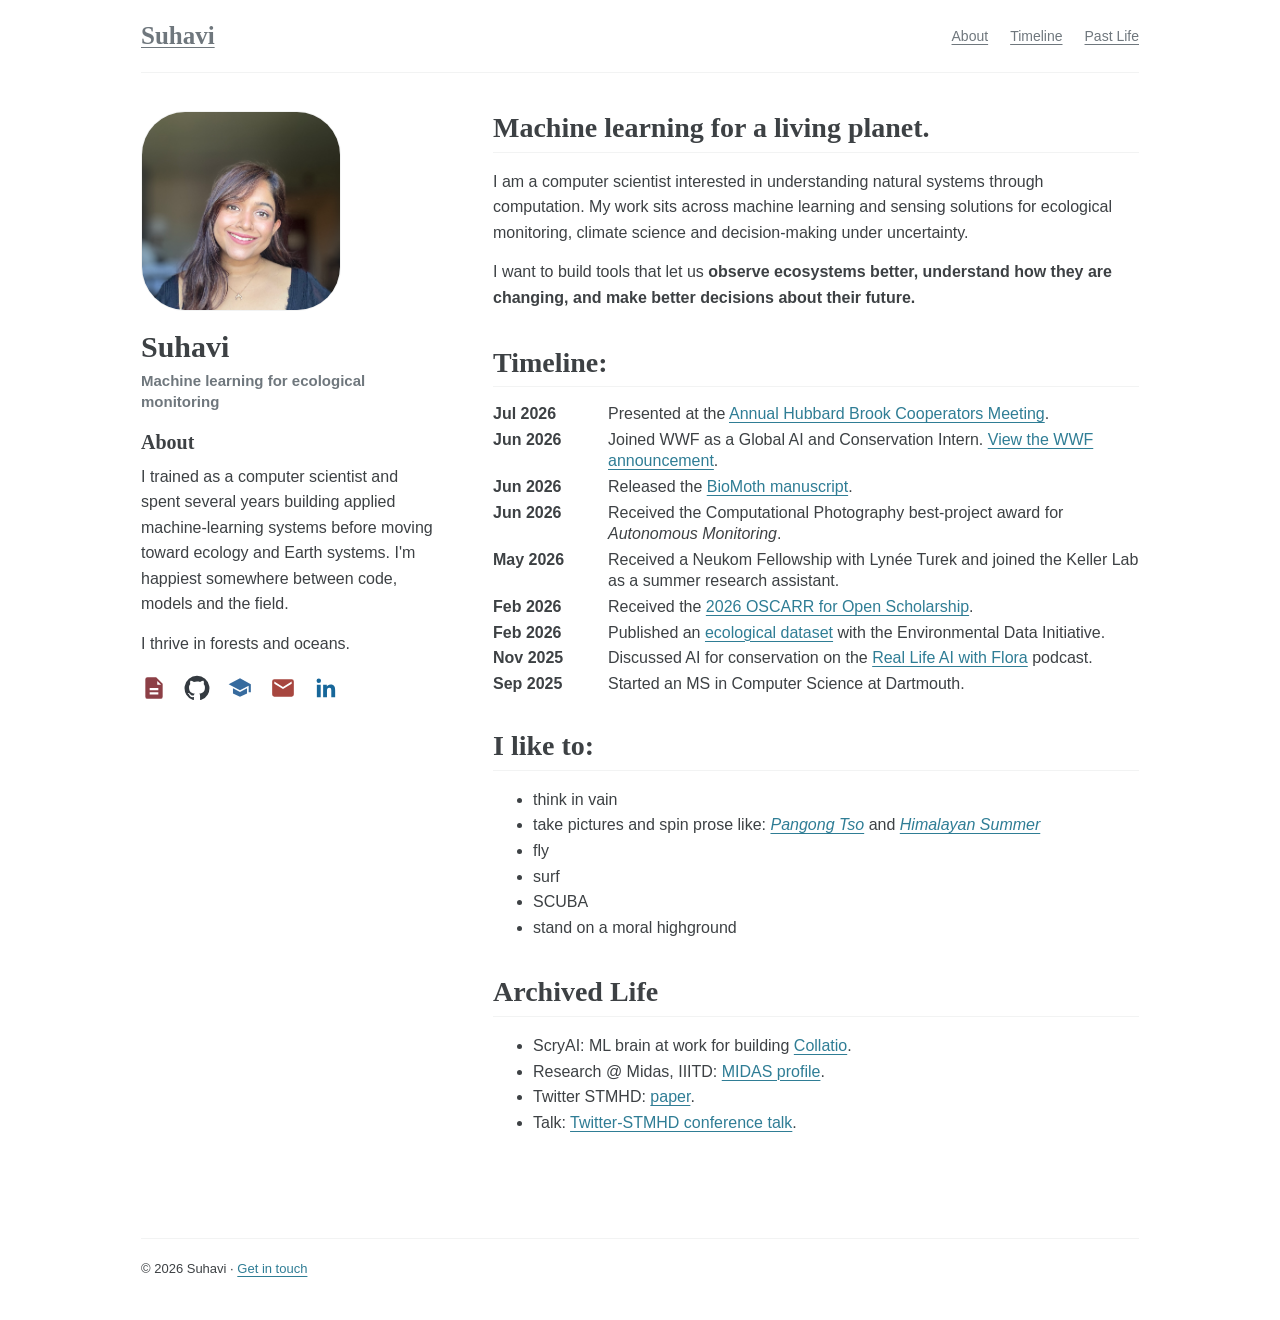
<file: index.html>
<!doctype html>
<html lang="en">
<head>
  <meta charset="utf-8">
  <meta name="viewport" content="width=device-width, initial-scale=1">
  <meta name="theme-color" content="#ffffff">
  <meta name="author" content="Suhavi">
  <meta name="description" content="Suhavi is a computer scientist researching machine learning and sensing for ecological monitoring, climate science, and environmental decision-making.">
  <meta property="og:type" content="website">
  <meta property="og:site_name" content="Suhavi">
  <meta property="og:title" content="Suhavi — Machine Learning for Ecological Monitoring">
  <meta property="og:description" content="Computer science research in ecological monitoring, climate science, and environmental decision-making.">
  <meta property="og:url" content="https://suhavi.github.io/">
  <title>Suhavi — Machine Learning for Ecological Monitoring</title>
  <link rel="canonical" href="https://suhavi.github.io/">
  <link rel="stylesheet" href="styles.css">
  <script type="application/ld+json">
    {
      "@context": "https://schema.org",
      "@graph": [
        {
          "@type": "WebSite",
          "@id": "https://suhavi.github.io/#website",
          "url": "https://suhavi.github.io/",
          "name": "Suhavi"
        },
        {
          "@type": "ProfilePage",
          "@id": "https://suhavi.github.io/#profile",
          "url": "https://suhavi.github.io/",
          "name": "Suhavi — Machine Learning for Ecological Monitoring",
          "isPartOf": { "@id": "https://suhavi.github.io/#website" },
          "mainEntity": {
            "@type": "Person",
            "@id": "https://suhavi.github.io/#suhavi",
            "name": "Suhavi",
            "url": "https://suhavi.github.io/",
            "image": "https://suhavi.github.io/assets/profile.jpeg",
            "jobTitle": "Computer Scientist",
            "description": "Computer scientist researching machine learning and sensing for ecological monitoring.",
            "sameAs": [
              "https://github.com/Suhavi",
              "https://scholar.google.com/citations?user=lFcKXPUAAAAJ&hl=en&oi=ao",
              "https://www.linkedin.com/in/suhavibansal/"
            ]
          }
        }
      ]
    }
  </script>
</head>
<body>
  <a class="skip-link" href="#main">Skip to content</a>
  <div class="site">
    <header class="site-header">
      <a class="site-name" href="#top">Suhavi</a>
      <nav aria-label="Main navigation">
        <a href="#about">About</a>
        <a href="#timeline">Timeline</a>
        <a href="#past-life">Past Life</a>
      </nav>
    </header>

    <div class="layout" id="top">
      <aside class="profile" aria-label="Profile">
        <!-- PROFILE PHOTO: Replace assets/profile.jpeg with another image to change this photo.
             Keep the filename, or update the src below. The square crop is controlled in styles.css. -->
        <img class="profile-photo" src="assets/profile.jpeg" alt="Suhavi smiling outdoors with mountains behind her" width="260" height="260">
        <div class="profile-details">
          <h1>Suhavi</h1>
          <p class="profile-tagline">Machine learning for ecological monitoring</p>
          <h2 class="profile-about-title" id="about">About</h2>
          <p>I trained as a computer scientist and spent several years building applied machine-learning systems before moving toward ecology and Earth systems. I'm happiest somewhere between code, models and the field.</p>
          <p>I thrive in forests and oceans.</p>
          <p class="profile-links-inline">
            <a class="icon-link-cv" href="assets/suhavi_cv_datascientist.pdf" aria-label="CV" title="CV">
              <svg class="icon-fill" viewBox="0 0 24 24" aria-hidden="true" focusable="false">
                <path d="M14 2H6a2 2 0 0 0-2 2v16a2 2 0 0 0 2 2h12a2 2 0 0 0 2-2V8l-6-6Zm1 3.5L18.5 9H15V5.5ZM8 12h8v2H8v-2Zm0 4h8v2H8v-2Z"></path>
              </svg>
            </a>
            <a class="icon-link-github" href="https://github.com/Suhavi" aria-label="GitHub" title="GitHub">
              <svg class="icon-fill" viewBox="0 0 24 24" aria-hidden="true" focusable="false">
                <path d="M12 .7a11.5 11.5 0 0 0-3.64 22.41c.58.11.79-.25.79-.56v-2.24c-3.22.7-3.9-1.37-3.9-1.37-.52-1.34-1.28-1.69-1.28-1.69-1.05-.72.08-.71.08-.71 1.16.08 1.77 1.19 1.77 1.19 1.03 1.77 2.71 1.26 3.37.96.1-.75.4-1.26.73-1.55-2.57-.29-5.27-1.28-5.27-5.69 0-1.26.45-2.28 1.19-3.09-.12-.29-.52-1.46.11-3.05 0 0 .97-.31 3.16 1.18A10.94 10.94 0 0 1 12 6.1c.98 0 1.95.13 2.87.39 2.19-1.49 3.16-1.18 3.16-1.18.63 1.59.23 2.76.11 3.05.74.81 1.19 1.83 1.19 3.09 0 4.42-2.71 5.39-5.29 5.68.42.36.79 1.07.79 2.16v3.26c0 .31.21.68.8.56A11.5 11.5 0 0 0 12 .7Z"></path>
              </svg>
            </a>
            <a class="icon-link-scholar" href="https://scholar.google.com/citations?user=lFcKXPUAAAAJ&amp;hl=en&amp;oi=ao" aria-label="Google Scholar" title="Google Scholar">
              <svg class="icon-fill" viewBox="0 0 24 24" aria-hidden="true" focusable="false">
                <path d="M12 3 1.5 8.5 12 14l8-4.19V16h2V8.5L12 3ZM5.5 12.3V17l6.5 3 6.5-3v-4.7L12 15.7l-6.5-3.4Z"></path>
              </svg>
            </a>
            <a class="icon-link-email" href="mailto:suhavi.kb@gmail.com" aria-label="Email" title="Email">
              <svg class="icon-fill" viewBox="0 0 24 24" aria-hidden="true" focusable="false">
                <path d="M20 4H4a2 2 0 0 0-2 2v12a2 2 0 0 0 2 2h16a2 2 0 0 0 2-2V6a2 2 0 0 0-2-2Zm0 4-8 5-8-5V6l8 5 8-5v2Z"></path>
              </svg>
            </a>
            <a class="icon-link-linkedin" href="https://www.linkedin.com/in/suhavibansal/" aria-label="LinkedIn" title="LinkedIn">
              <svg class="icon-fill" viewBox="0 0 24 24" aria-hidden="true" focusable="false">
                <path d="M20.45 20.45h-3.56v-5.57c0-1.33-.03-3.04-1.85-3.04-1.85 0-2.14 1.45-2.14 2.94v5.67H9.35V9h3.41v1.56h.05c.48-.9 1.64-1.85 3.37-1.85 3.6 0 4.27 2.37 4.27 5.45v6.29ZM5.34 7.43a2.06 2.06 0 1 1 0-4.12 2.06 2.06 0 0 1 0 4.12ZM3.56 9h3.56v11.45H3.56V9Z"></path>
              </svg>
            </a>
          </p>
        </div>
      </aside>

      <main id="main">
        <section id="living-planet">
          <h2>Machine learning for a living planet.</h2>
          <p>I am a computer scientist interested in understanding natural systems through computation. My work sits across machine learning and sensing solutions for ecological monitoring, climate science and decision-making under uncertainty.</p>
          <p>I want to build tools that let us <strong>observe ecosystems better, understand how they are changing, and make better decisions about their future.</strong></p>
        </section>

        <section id="timeline">
          <h2>Timeline:</h2>
          <ul class="news-list">
            <!-- <li><time datetime="2026-08">Aug 2026</time><span>Awarded a full-tuition scholarship by Dartmouth based on Merit.</span></li> -->
            <li><time datetime="2026-07">Jul 2026</time><span>Presented at the <a href="https://hubbardbrook.org/event/annual-hubbard-brook-cooperators-meeting/">Annual Hubbard Brook Cooperators Meeting</a>.</span></li>
            <li><time datetime="2026-06">Jun 2026</time><span>Joined WWF as a Global AI and Conservation Intern. <a href="https://www.linkedin.com/feed/update/urn:li:activity:7490873330003107840/">View the WWF announcement</a>.</span></li>
            <li><time datetime="2026-06">Jun 2026</time><span>Released the <a href="https://papers.ssrn.com/sol3/papers.cfm?abstract_id=6943698">BioMoth manuscript</a>.</span></li>
            <li><time datetime="2026-06">Jun 2026</time><span>Received the Computational Photography best-project award for <em>Autonomous Monitoring</em>.</span></li>
            <li><time datetime="2026-05">May 2026</time><span>Received a Neukom Fellowship with Lynée Turek and joined the Keller Lab as a summer research assistant.</span></li>
            <li><time datetime="2026-02">Feb 2026</time><span>Received the <a href="https://guarinigrad.dartmouth.edu/blog/2026/04/07/suhavi-suhavi-wins-2026-oscarr-for-open-reproducible-research/">2026 OSCARR for Open Scholarship</a>.</span></li>
            <li><time datetime="2026-02">Feb 2026</time><span>Published an <a href="https://doi.org/10.6073/pasta/7ac5818bb45bb42c2d935ce7e3756c00">ecological dataset</a> with the Environmental Data Initiative.</span></li>
            <li><time datetime="2025-11">Nov 2025</time><span>Discussed AI for conservation on the <a href="https://open.spotify.com/episode/2TpxP9Kvtx9VnEuUaAoaHH?si=0IRTFhBGSAW_6yI42ERCOQ">Real Life AI with Flora</a> podcast.</span></li>
            <li><time datetime="2025-09">Sep 2025</time><span>Started an MS in Computer Science at Dartmouth.</span></li>
          </ul>
        </section>

        <section id="elsewhere">
          <h2>I like to:</h2>
          <ul>
            <li>think in vain</li>
            <li>
              take pictures and spin prose like:
              <a href="https://digitalcommons.dartmouth.edu/cgi/viewcontent.cgi?article=1387&amp;context=clamantis"><cite>Pangong Tso</cite></a>
              and
              <a href="https://digitalcommons.dartmouth.edu/cgi/viewcontent.cgi?article=1415&amp;context=clamantis"><cite>Himalayan Summer</cite></a>
            </li>
            <!-- <p><a href="https://digitalcommons.dartmouth.edu/cgi/viewcontent.cgi?article=1387&amp;context=clamantis">Pangong Tso</a><br><a href="https://digitalcommons.dartmouth.edu/cgi/viewcontent.cgi?article=1415&amp;context=clamantis">Himalayan Summer</a></p> -->
            <li>fly </li>
            <li> surf</li>
            <li>SCUBA</li>
            <li>stand on a moral highground</li>
          </ul>
        </section>

        <section id="past-life">
          <h2>Archived Life</h2>
          <ul>
            <li>ScryAI: ML brain at work for building <a href="https://scryai.com/collatio/">Collatio</a>.</li>
            <li>Research @ Midas, IIITD: <a href="https://midas.iiitd.edu.in/team/suhavi.html">MIDAS profile</a>.</li>
            <li>Twitter STMHD: <a href="https://ojs.aaai.org/index.php/ICWSM/article/view/19368/19140">paper</a>.</li>
            <li>Talk: <a href="https://underline.io/lecture/50992-twitter-stmhd-an-extensive-user-level-database-of-multiple-mental-health-disorders">Twitter-STMHD conference talk</a>.</li>
          </ul>
        </section>
      </main>
    </div>
    <footer>© 2026 Suhavi · <a href="mailto:suhavi.kb@gmail.com">Get in touch</a></footer>
  </div>
</body>
</html>
</file>
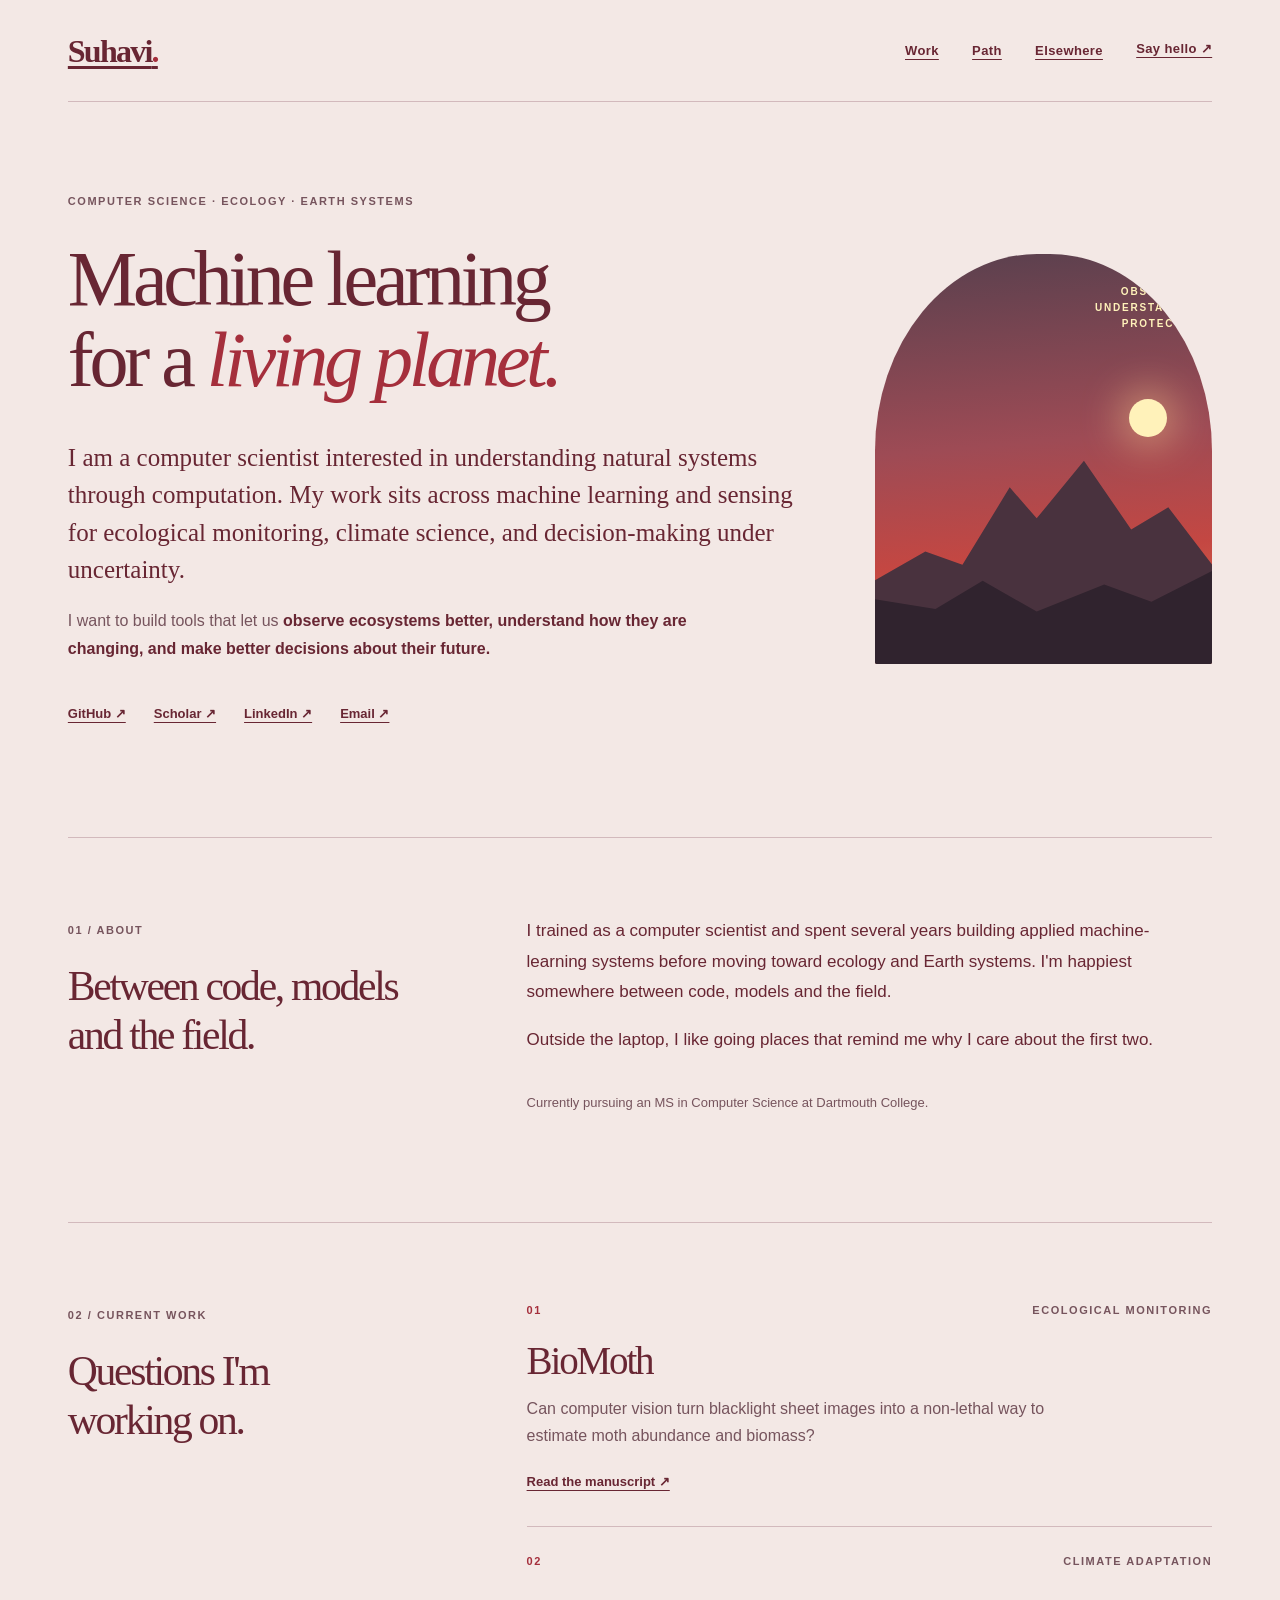
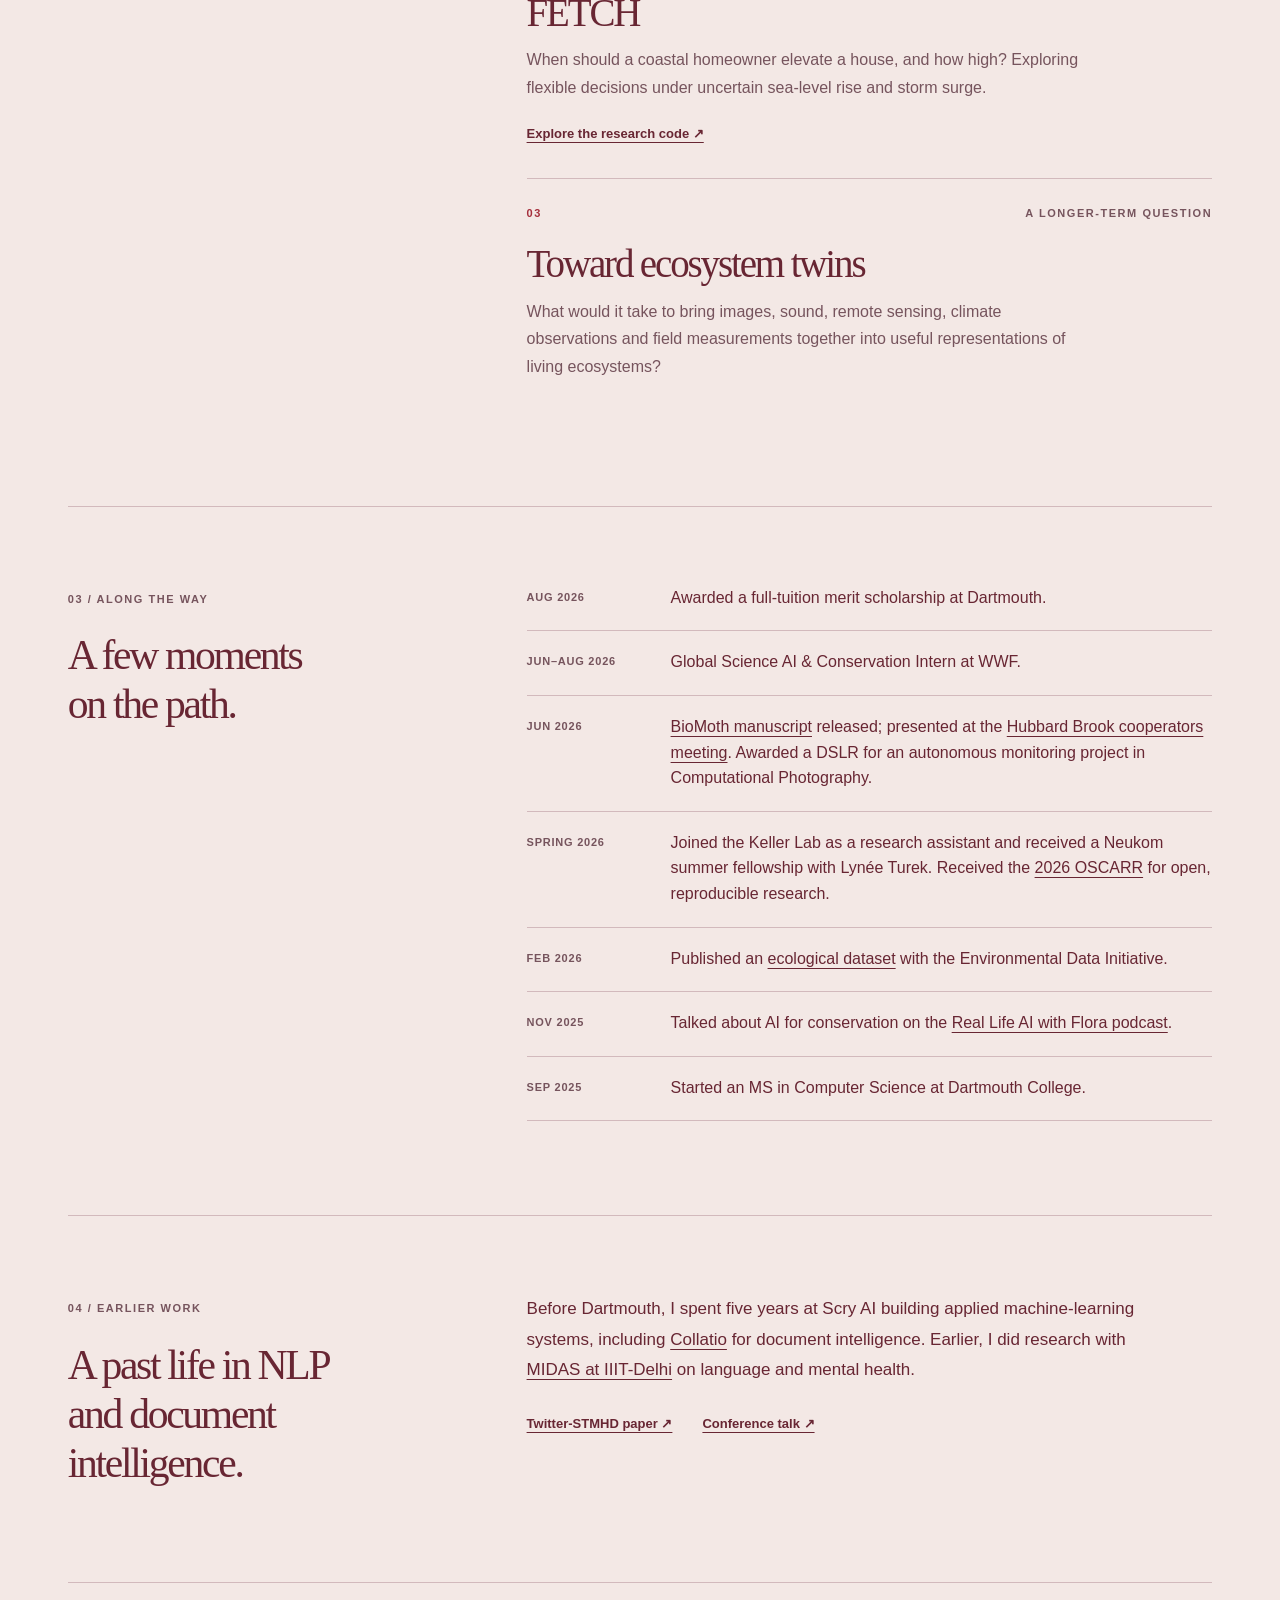
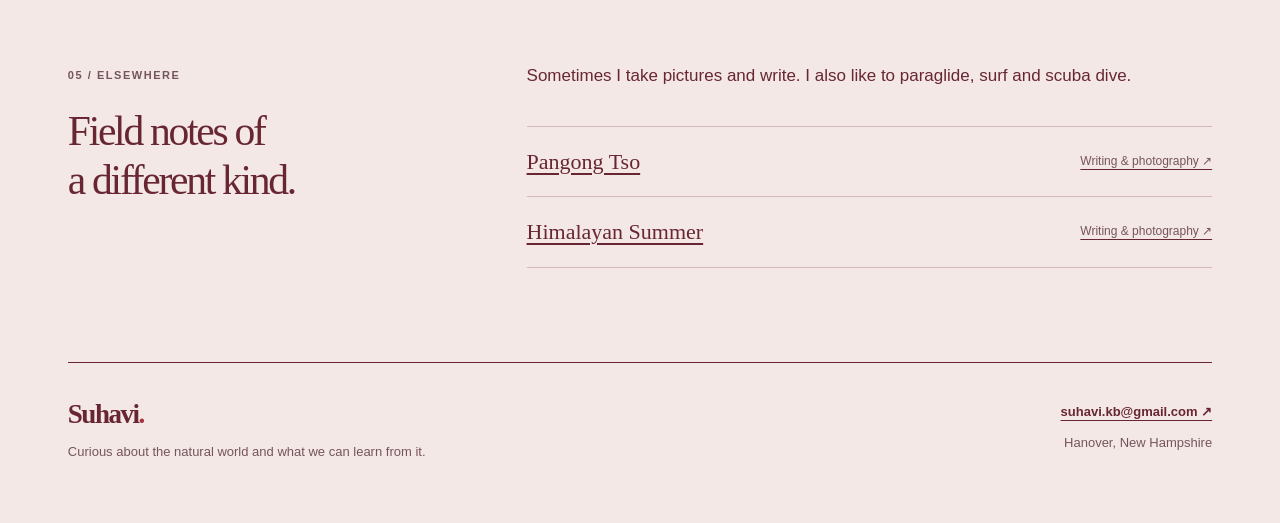
<file: archive/index.html>
<!doctype html>
<html lang="en">
<head>
  <meta charset="utf-8">
  <meta name="viewport" content="width=device-width, initial-scale=1">
  <meta name="theme-color" content="#f6f5ef">
  <meta name="description" content="Suhavi is a computer scientist working across machine learning, ecological monitoring, and climate adaptation.">
  <meta property="og:title" content="Suhavi — Machine learning for a living planet">
  <meta property="og:description" content="Research, fieldwork, and tools for understanding a changing natural world.">
  <title>Suhavi — Machine learning for a living planet</title>
  <link rel="canonical" href="https://suhavi.github.io/">
  <link rel="stylesheet" href="styles.css">
</head>
<body>
  <a class="skip-link" href="#main">Skip to content</a>
  <div class="site-shell">
    <header class="site-header">
      <a class="wordmark" href="#top" aria-label="Suhavi, back to top">Suhavi<span>.</span></a>
      <nav aria-label="Main navigation">
        <a href="#work">Work</a><a href="#path">Path</a><a href="#elsewhere">Elsewhere</a>
        <a class="nav-contact" href="mailto:suhavi.kb@gmail.com">Say hello ↗</a>
      </nav>
    </header>
    <main id="main">
      <section class="hero" id="top" aria-labelledby="hero-title">
        <div class="hero-copy">
          <p class="eyebrow">Computer science · ecology · Earth systems</p>
          <h1 id="hero-title">Machine learning<br>for a <em>living planet.</em></h1>
          <p class="hero-intro">I am a computer scientist interested in understanding natural systems through computation. My work sits across machine learning and sensing for ecological monitoring, climate science, and decision-making under uncertainty.</p>
          <p class="hero-aim">I want to build tools that let us <strong>observe ecosystems better, understand how they are changing, and make better decisions about their future.</strong></p>
          <div class="hero-links" aria-label="Profiles and contact">
            <a href="https://github.com/Suhavi">GitHub ↗</a>
            <a href="https://scholar.google.com/citations?user=lFcKXPUAAAAJ&amp;hl=en&amp;oi=ao">Scholar ↗</a>
            <a href="https://www.linkedin.com/in/suhavibansal/">LinkedIn ↗</a>
            <a href="mailto:suhavi.kb@gmail.com">Email ↗</a>
          </div>
        </div>
        <div class="hero-side" aria-hidden="true"><span class="field-center"></span><p>Observe<br>Understand<br>Protect</p></div>
      </section>
      <section class="section about" id="about" aria-labelledby="about-title">
        <div class="section-heading"><span class="section-index">01 / About</span><h2 id="about-title">Between code, models<br>and the field.</h2></div>
        <div class="section-body prose">
          <p>I trained as a computer scientist and spent several years building applied machine-learning systems before moving toward ecology and Earth systems. I'm happiest somewhere between code, models and the field.</p>
          <p>Outside the laptop, I like going places that remind me why I care about the first two.</p>
          <p class="small-note">Currently pursuing an MS in Computer Science at Dartmouth College.</p>
        </div>
      </section>
      <section class="section work" id="work" aria-labelledby="work-title">
        <div class="section-heading"><span class="section-index">02 / Current work</span><h2 id="work-title">Questions I'm<br>working on.</h2></div>
        <div class="section-body project-list">
          <article class="project"><div class="project-top"><span class="project-number">01</span><span class="project-tag">Ecological monitoring</span></div><h3>BioMoth</h3><p>Can computer vision turn blacklight sheet images into a non-lethal way to estimate moth abundance and biomass?</p><a class="text-link" href="https://papers.ssrn.com/sol3/papers.cfm?abstract_id=6943698">Read the manuscript ↗</a></article>
          <article class="project"><div class="project-top"><span class="project-number">02</span><span class="project-tag">Climate adaptation</span></div><h3>FETCH</h3><p>When should a coastal homeowner elevate a house, and how high? Exploring flexible decisions under uncertain sea-level rise and storm surge.</p><a class="text-link" href="https://github.com/Suhavi/timing-the-tide">Explore the research code ↗</a></article>
          <article class="project future-project"><div class="project-top"><span class="project-number">03</span><span class="project-tag">A longer-term question</span></div><h3>Toward ecosystem twins</h3><p>What would it take to bring images, sound, remote sensing, climate observations and field measurements together into useful representations of living ecosystems?</p></article>
        </div>
      </section>
      <section class="section path" id="path" aria-labelledby="path-title">
        <div class="section-heading"><span class="section-index">03 / Along the way</span><h2 id="path-title">A few moments<br>on the path.</h2></div>
        <div class="section-body"><ol class="timeline">
          <li><span class="timeline-date">Aug 2026</span><div>Awarded a full-tuition merit scholarship at Dartmouth.</div></li>
          <li><span class="timeline-date">Jun–Aug 2026</span><div>Global Science AI &amp; Conservation Intern at WWF.</div></li>
          <li><span class="timeline-date">Jun 2026</span><div><a href="https://papers.ssrn.com/sol3/papers.cfm?abstract_id=6943698">BioMoth manuscript</a> released; presented at the <a href="https://hubbardbrook.org/event/annual-hubbard-brook-cooperators-meeting/">Hubbard Brook cooperators meeting</a>. Awarded a DSLR for an autonomous monitoring project in Computational Photography.</div></li>
          <li><span class="timeline-date">Spring 2026</span><div>Joined the Keller Lab as a research assistant and received a Neukom summer fellowship with Lynée Turek. Received the <a href="https://guarinigrad.dartmouth.edu/blog/2026/04/07/suhavi-suhavi-wins-2026-oscarr-for-open-reproducible-research/">2026 OSCARR</a> for open, reproducible research.</div></li>
          <li><span class="timeline-date">Feb 2026</span><div>Published an <a href="https://doi.org/10.6073/pasta/7ac5818bb45bb42c2d935ce7e3756c00">ecological dataset</a> with the Environmental Data Initiative.</div></li>
          <li><span class="timeline-date">Nov 2025</span><div>Talked about AI for conservation on the <a href="https://open.spotify.com/episode/2TpxP9Kvtx9VnEuUaAoaHH">Real Life AI with Flora podcast</a>.</div></li>
          <li><span class="timeline-date">Sep 2025</span><div>Started an MS in Computer Science at Dartmouth College.</div></li>
        </ol></div>
      </section>
      <section class="section earlier" aria-labelledby="earlier-title">
        <div class="section-heading"><span class="section-index">04 / Earlier work</span><h2 id="earlier-title">A past life in NLP<br>and document intelligence.</h2></div>
        <div class="section-body prose"><p>Before Dartmouth, I spent five years at Scry AI building applied machine-learning systems, including <a href="https://scryai.com/collatio/">Collatio</a> for document intelligence. Earlier, I did research with <a href="https://midas.iiitd.edu.in/team/suhavi.html">MIDAS at IIIT-Delhi</a> on language and mental health.</p><div class="inline-resources"><a href="https://ojs.aaai.org/index.php/ICWSM/article/view/19368/19140">Twitter-STMHD paper ↗</a><a href="https://underline.io/lecture/50992-twitter-stmhd-an-extensive-user-level-database-of-multiple-mental-health-disorders">Conference talk ↗</a></div></div>
      </section>
      <section class="section elsewhere" id="elsewhere" aria-labelledby="elsewhere-title">
        <div class="section-heading"><span class="section-index">05 / Elsewhere</span><h2 id="elsewhere-title">Field notes of<br>a different kind.</h2></div>
        <div class="section-body prose"><p>Sometimes I take pictures and write. I also like to paraglide, surf and scuba dive.</p><div class="writing-list">
          <a href="https://digitalcommons.dartmouth.edu/cgi/viewcontent.cgi?article=1387&amp;context=clamantis"><span>Pangong Tso</span><span>Writing &amp; photography ↗</span></a>
          <a href="https://digitalcommons.dartmouth.edu/cgi/viewcontent.cgi?article=1415&amp;context=clamantis"><span>Himalayan Summer</span><span>Writing &amp; photography ↗</span></a>
        </div></div>
      </section>
    </main>
    <footer class="footer"><div><span class="footer-mark">Suhavi<span>.</span></span><p>Curious about the natural world and what we can learn from it.</p></div><div class="footer-right"><a href="mailto:suhavi.kb@gmail.com">suhavi.kb@gmail.com ↗</a><span>Hanover, New Hampshire</span></div></footer>
  </div>
</body>
</html>
</file>
<file: styles.css>
:root {
  /* COLOR PALETTE: change these values to recolor the whole site. */
  --background: #fff;
  --text: #3d4144;
  --link: #2f7d95;
  --link-hover: #235e70;
  --muted: #6f777d;
  --rule: #f2f3f3;
}

* { box-sizing: border-box; }
html { scroll-behavior: smooth; }
body {
  margin: 0;
  background: var(--background);
  color: var(--text);
  font: 16px/1.6 -apple-system, BlinkMacSystemFont, "Segoe UI", Arial, sans-serif;
}
a {
  color: var(--link);
  text-decoration: underline;
  text-decoration-thickness: 1px;
  text-underline-offset: 3px;
}
a:visited { color: #4e91a5; }
a:hover { color: var(--link-hover); text-decoration-thickness: 2px; }
a:focus-visible { outline: 2px solid var(--muted); outline-offset: 3px; }
::selection { background: var(--text); color: var(--background); }
.skip-link {
  position: absolute;
  top: -60px;
  left: 12px;
  padding: 8px 12px;
  background: var(--text);
  color: var(--background);
  z-index: 5;
}
.skip-link:focus { top: 12px; }

.site {
  max-width: 1070px;
  margin: 0 auto;
  padding: 0 36px;
}
.site-header {
  display: flex;
  align-items: center;
  justify-content: space-between;
  gap: 24px;
  padding: 21px 0;
  border-bottom: 1px solid var(--rule);
}
.site-name {
  color: var(--muted);
  font-family: Georgia, "Times New Roman", serif;
  font-size: 25px;
  font-weight: bold;
  line-height: 1.2;
}
.site-name:visited { color: var(--muted); }
.site-name:hover { color: var(--link-hover); }
.site-header nav { display: flex; flex-wrap: wrap; gap: 10px 22px; font-size: 14px; }
.site-header nav a { color: var(--muted); }
.site-header nav a:visited { color: var(--muted); }
.site-header nav a:hover { color: var(--link-hover); }
.layout {
  display: grid;
  grid-template-columns: 300px minmax(0, 1fr);
  gap: 52px;
  padding: 38px 0 68px;
}
.profile { align-self: start; position: sticky; top: 24px; }
.profile-photo {
  display: block;
  width: 200px;
  height: 200px;
  max-width: 100%;
  object-fit: cover;
  object-position: center 40%;
  border: 1px solid var(--rule);
  border-radius: 22%;
}
.profile h1 {
  font-family: Georgia, "Times New Roman", serif;
  font-size: 30px;
  line-height: 1.15;
  margin: 19px 0 5px;
}
.profile-tagline {
  color: var(--muted);
  font-size: 15px;
  font-weight: 600;
  line-height: 1.4;
  margin-bottom: 18px;
}
.profile-about-title {
  font-family: Georgia, "Times New Roman", serif;
  font-size: 20px;
  line-height: 1.2;
  margin: 0 0 10px;
}
.profile-links-inline {
  display: flex;
  align-items: center;
  gap: 17px;
  margin-top: 18px;
}
.profile-links-inline a {
  display: inline-flex;
  color: var(--icon-color);
  text-decoration: none;
}
.profile-links-inline a:visited { color: var(--icon-color); }
.profile-links-inline a:hover { color: var(--icon-hover); }
.icon-link-cv { --icon-color: #8c3f46; --icon-hover: #642a30; }
.icon-link-github { --icon-color: #343a40; --icon-hover: #171a1d; }
.icon-link-scholar { --icon-color: #376b9e; --icon-hover: #274d73; }
.icon-link-email { --icon-color: #a7463f; --icon-hover: #79312d; }
.icon-link-linkedin { --icon-color: #17679a; --icon-hover: #104b72; }
.profile-links-inline svg {
  width: 26px;
  height: 26px;
  fill: none;
  stroke: currentColor;
  stroke-width: 1.7;
  stroke-linecap: round;
  stroke-linejoin: round;
}
.profile-links-inline .icon-fill {
  fill: currentColor;
  stroke: none;
}
.profile-role, .profile-location { margin: 0 0 13px; }
.profile-role { font-weight: 600; line-height: 1.45; }
.profile-location { font-size: 14px; }
.profile-links { list-style: none; padding: 0; margin: 18px 0 0; font-size: 14px; }
.profile-links li { margin: 5px 0; }
main { min-width: 0; }
section { margin: 0 0 35px; scroll-margin-top: 24px; }
section h2 {
  font-family: Georgia, "Times New Roman", serif;
  font-size: 28px;
  line-height: 1.2;
  margin: 0 0 16px;
  padding-bottom: 7px;
  border-bottom: 1px solid var(--rule);
}
p { margin: 0 0 14px; }
.lead { font-size: 18px; margin-bottom: 12px; }
.work-item { margin-bottom: 18px; }
.work-item h3 { font-size: 17px; line-height: 1.4; margin: 0 0 3px; }
.work-item p { margin-bottom: 3px; }
.work-links { font-size: 14px; }
/* Optional research images added in index.html use this compact width. */
.work-image { display: block; max-width: 100%; width: 480px; height: auto; margin: 10px 0; }
.news-list { list-style: none; margin: 0; padding: 0; }
/* .news-list li { display: grid; grid-template-columns: 103px minmax(0, 1fr); gap: 12px; margin: 0 0 11px; } */
.news-list li {
  display: grid;
  grid-template-columns: 103px minmax(0, 1fr);
  gap: 12px;
  margin: 0 0 4px;
  line-height: 1.35;
}
.news-list time { font-weight: 650; white-space: nowrap; }
footer { border-top: 1px solid var(--rule); padding: 20px 0 40px; font-size: 13px; }

@media (max-width: 760px) {
  .site { padding: 0 22px; }
  .layout { grid-template-columns: 1fr; gap: 28px; padding-top: 28px; }
  .profile { position: static; display: flex; align-items: flex-start; gap: 22px; }
  .profile-photo { width: 145px; height: 145px; flex: none; }
  .profile h1 { margin-top: 0; }
  .profile-links { display: flex; flex-wrap: wrap; gap: 2px 14px; margin-top: 8px; }
  .profile-links li { margin: 0; }
}
@media (max-width: 520px) {
  .site-header { align-items: flex-start; flex-direction: column; gap: 10px; }
  .site-header nav { gap: 8px 16px; }
  .profile-photo { width: 104px; height: 104px; margin-bottom: 18px; }
  .profile { display: block; }
  .profile h1 { font-size: 23px; }
  .profile-role, .profile-location { font-size: 13px; margin-bottom: 6px; }
  .profile-links { font-size: 13px; }
  .news-list li { grid-template-columns: 1fr; gap: 0; margin-bottom: 14px; }
  section h2 { font-size: 25px; }
}
@media (prefers-reduced-motion: reduce) {
  html { scroll-behavior: auto; }
}
</file>
<file: archive/styles.css>
:root{--paper:#f3e8e5;--ink:#682633;--muted:#76545d;--line:#d2b9bc;--accent:#a52f3c;--mountain:#30232e;--lemon:#fff2ba}
*{box-sizing:border-box}
html{scroll-behavior:smooth}
body{margin:0;background:var(--paper);color:var(--ink);font:16px/1.65 -apple-system,BlinkMacSystemFont,"Segoe UI",sans-serif;-webkit-font-smoothing:antialiased}
::selection{background:#e8b6a9;color:var(--ink)}
a{color:inherit;text-decoration-thickness:1px;text-underline-offset:4px}
a:hover{color:var(--accent)}
a:focus-visible{outline:2px solid var(--accent);outline-offset:5px}
.skip-link{position:absolute;left:16px;top:-60px;background:var(--ink);color:white;padding:8px 14px;z-index:5}.skip-link:focus{top:12px}
.site-shell{max-width:1320px;margin:0 auto;padding:0 clamp(24px,5.3vw,78px)}
.site-header{height:102px;display:flex;align-items:center;justify-content:space-between;border-bottom:1px solid var(--line);gap:32px}
.wordmark,.footer-mark{font-family:Georgia,"Times New Roman",serif;font-size:32px;line-height:1;letter-spacing:-.055em;text-decoration:none;font-weight:bold}.wordmark span,.footer-mark span{color:var(--accent)}
.site-header nav{display:flex;align-items:center;gap:clamp(18px,2.6vw,40px);font-size:13px;font-weight:600;letter-spacing:.03em}
.site-header nav a{text-decoration:none}.nav-contact{border-bottom:1px solid var(--ink);padding-bottom:3px}
.hero{min-height:680px;display:grid;grid-template-columns:minmax(0,1.7fr) minmax(250px,.75fr);gap:42px;align-items:center;padding:90px 0 110px}
.eyebrow,.section-index,.project-tag,.project-number,.timeline-date{font-size:11px;font-weight:700;letter-spacing:.14em;text-transform:uppercase;color:var(--muted)}
.eyebrow{margin:0 0 28px}.hero h1,h2,h3{font-family:Georgia,"Times New Roman",serif;font-weight:400;letter-spacing:-.055em}
.hero h1{font-size:clamp(55px,6.1vw,94px);line-height:1.04;margin:0 0 38px}.hero h1 em{font-weight:400;color:var(--accent)}
.hero-intro{font-family:Georgia,"Times New Roman",serif;font-size:clamp(20px,2vw,25px);line-height:1.5;max-width:760px;margin:0 0 18px}
.hero-aim{max-width:680px;margin:0;color:var(--muted);font-size:16px;line-height:1.75}.hero-aim strong{color:var(--ink);font-weight:600}
.hero-links{display:flex;flex-wrap:wrap;gap:12px 28px;margin-top:40px;font-size:13px;font-weight:650}.hero-links a{text-decoration:none;border-bottom:1px solid var(--ink);padding-bottom:3px}
.hero-side{height:410px;position:relative;display:flex;align-items:flex-start;justify-content:flex-end;overflow:hidden;border-radius:48% 48% 2px 2px;background:linear-gradient(175deg,#59404e 0%,#9e4b55 46%,#c44742 72%,#db7551 100%);padding:30px}
.hero-side::before,.hero-side::after{content:"";position:absolute;left:0;right:0;bottom:0}
.hero-side::before{height:54%;background:#49323e;clip-path:polygon(0 62%,15% 49%,26% 55%,40% 20%,48% 34%,62% 8%,76% 39%,87% 29%,100% 55%,100% 100%,0 100%)}
.hero-side::after{height:30%;background:var(--mountain);clip-path:polygon(0 47%,18% 55%,32% 32%,48% 57%,68% 35%,82% 49%,100% 24%,100% 100%,0 100%)}
.field-center{position:absolute;right:45px;top:145px;width:38px;height:38px;border-radius:50%;background:var(--lemon);box-shadow:0 0 38px 10px rgba(255,209,145,.45)}
.hero-side p{z-index:1;margin:0;text-align:right;font-size:10px;line-height:1.6;letter-spacing:.18em;text-transform:uppercase;color:var(--lemon);font-weight:700}
.section{display:grid;grid-template-columns:minmax(230px,.7fr) minmax(0,1.3fr);gap:clamp(34px,7vw,100px);border-top:1px solid var(--line);padding:78px 0 94px;scroll-margin-top:24px}
.section-heading h2{font-size:clamp(32px,3.25vw,48px);line-height:1.18;margin:20px 0 0}.section-body{min-width:0}.prose{font-size:17px;line-height:1.8}.prose p:first-child{margin-top:0}.prose p{max-width:650px}.small-note{font-size:13px;color:var(--muted);margin-top:36px}
.project{border-top:1px solid var(--line);padding:25px 0 32px}.project:first-child{border-top:0;padding-top:0}.project-top{display:flex;justify-content:space-between;gap:16px}.project-number{color:var(--accent)}.project h3{font-size:39px;line-height:1.15;margin:20px 0 11px}.project p{max-width:570px;margin:0 0 19px;color:var(--muted);line-height:1.7}.text-link{font-size:13px;font-weight:700;text-decoration:none;border-bottom:1px solid var(--ink);padding-bottom:4px}.future-project p{margin-bottom:0}
.timeline{list-style:none;padding:0;margin:0}.timeline li{display:grid;grid-template-columns:124px 1fr;gap:20px;padding:18px 0 20px;border-bottom:1px solid var(--line);line-height:1.6}.timeline li:first-child{padding-top:0}.timeline-date{padding-top:4px;letter-spacing:.07em}.timeline a,.prose a{text-decoration-color:#9ba99b}
.inline-resources{display:flex;gap:14px 30px;flex-wrap:wrap;margin-top:26px;font-size:13px;font-weight:700}.inline-resources a{text-decoration:none;border-bottom:1px solid var(--ink);padding-bottom:3px}
.writing-list{margin-top:34px}.writing-list a{display:flex;align-items:center;justify-content:space-between;gap:16px;border-top:1px solid var(--line);padding:15px 0;text-decoration:none}.writing-list a:last-child{border-bottom:1px solid var(--line)}.writing-list a span:first-child{font-family:Georgia,"Times New Roman",serif;font-size:22px}.writing-list a span:last-child{font-size:12px;color:var(--muted);white-space:nowrap}
.footer{border-top:1px solid var(--ink);display:flex;justify-content:space-between;gap:32px;padding:38px 0 60px;font-size:13px;color:var(--muted)}.footer-mark{font-size:27px;color:var(--ink)}.footer p{margin:12px 0 0}.footer-right{display:flex;flex-direction:column;align-items:flex-end;gap:10px}.footer-right a{font-weight:650;color:var(--ink)}
/* Links stay the same deep red as the page text, with a visible underline. */
.wordmark,.site-header nav a,.hero-links a,.text-link,.inline-resources a,.writing-list a{color:var(--ink);text-decoration:underline;text-decoration-color:currentColor;border-bottom:0}
.timeline a,.prose a{color:var(--ink);text-decoration-color:currentColor}
a:hover{color:#983542}
@media(max-width:850px){.hero{grid-template-columns:1fr;min-height:0;padding:75px 0 90px}.hero-side{display:none}.section{grid-template-columns:1fr;gap:30px;padding:62px 0 72px}.section-heading h2{margin-top:12px}.site-header nav{gap:18px}}
@media(max-width:560px){.site-header{height:76px}.site-header nav{font-size:12px;gap:14px}.site-header nav a:nth-child(2),.site-header nav a:nth-child(3){display:none}.wordmark{font-size:29px}.hero{padding:62px 0 76px}.hero h1{font-size:clamp(32px,10vw,56px);margin-bottom:28px}.hero-intro{font-size:19px}.hero-aim{font-size:15px}.hero-links{gap:10px 21px}.timeline li{grid-template-columns:1fr;gap:4px;padding:17px 0}.timeline-date{padding:0}.writing-list a{align-items:flex-start;flex-direction:column;gap:0}.footer{flex-direction:column}.footer-right{align-items:flex-start}}
@media(prefers-reduced-motion:reduce){html{scroll-behavior:auto}}
</file>
